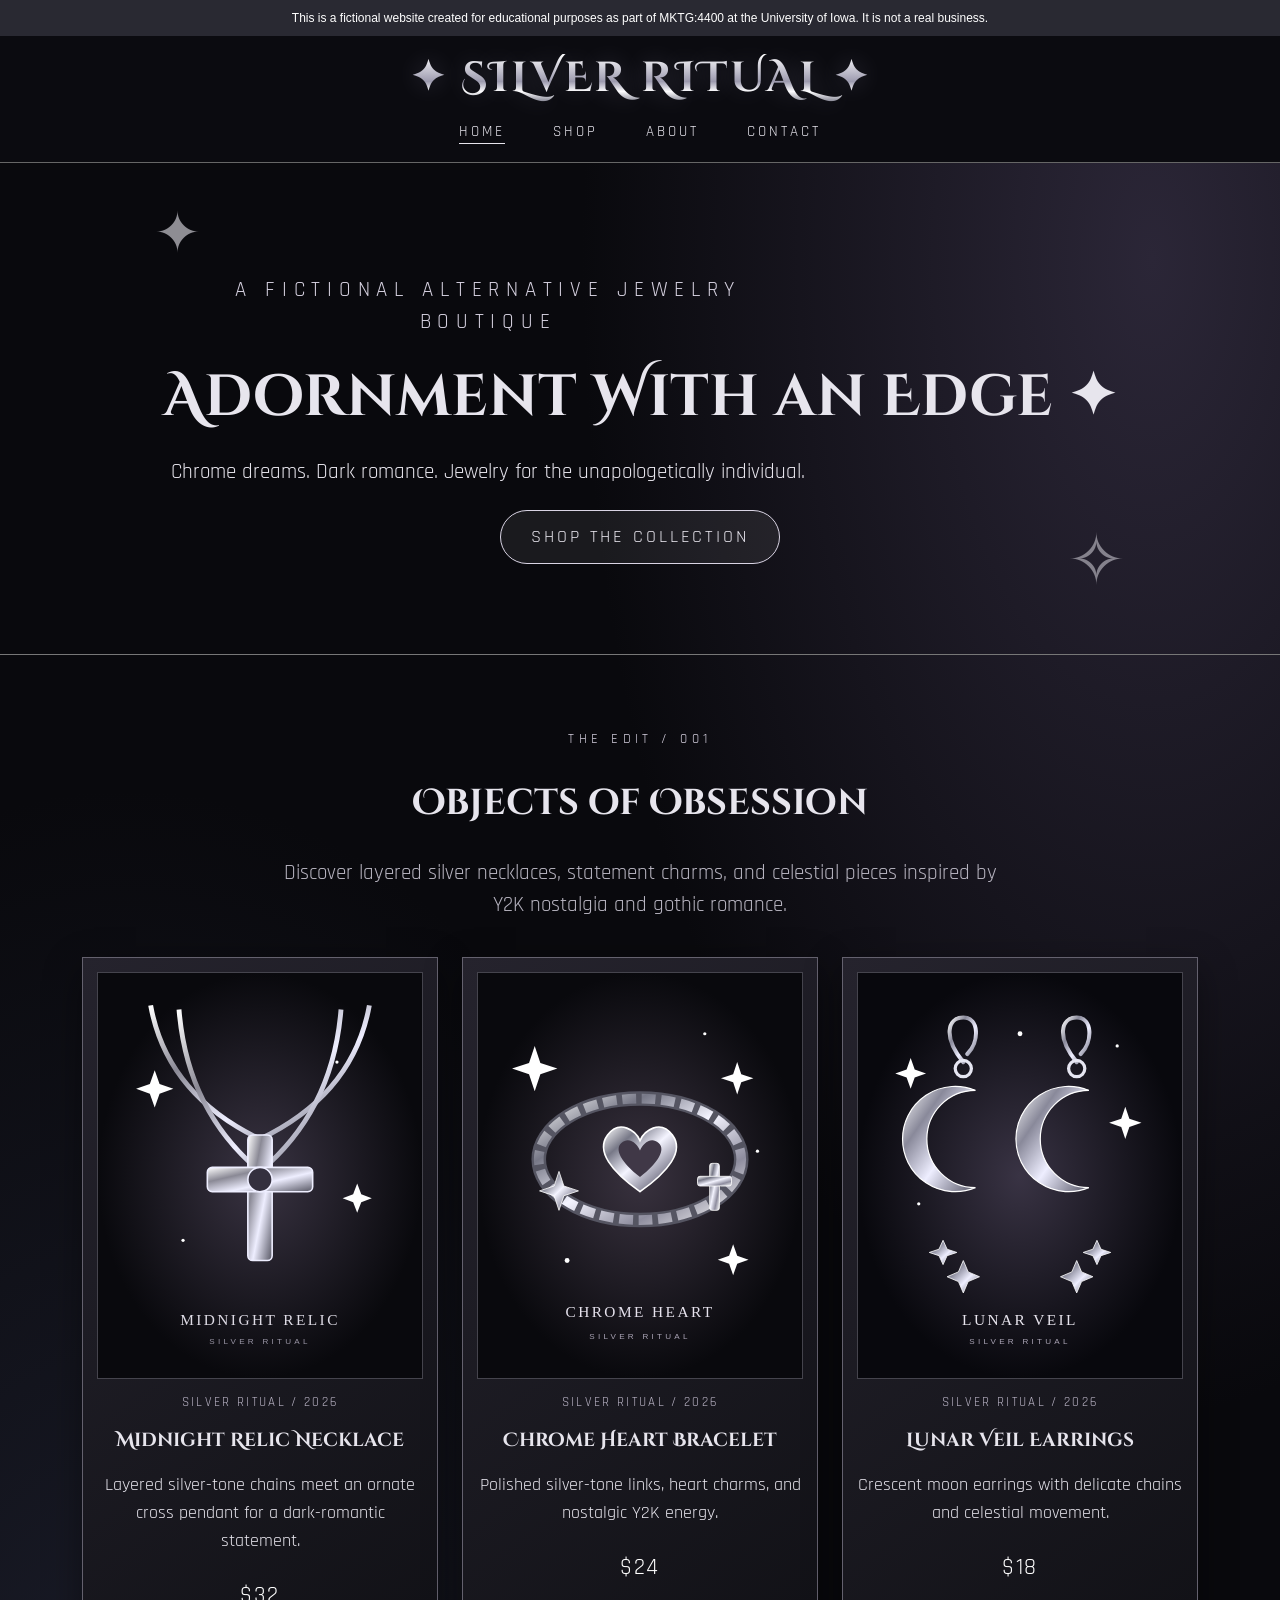
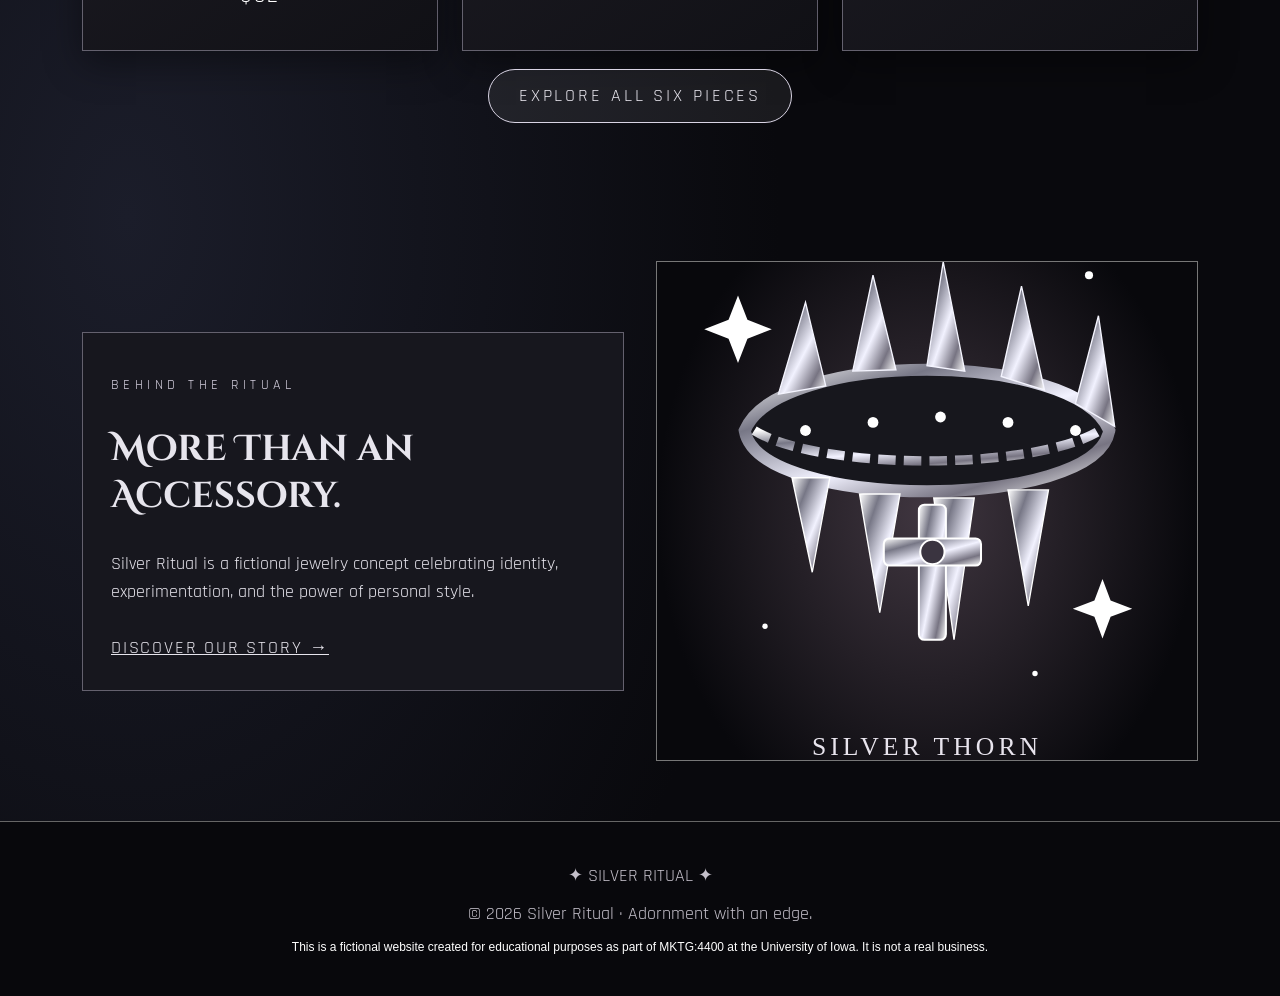
<file: index.html>
<!DOCTYPE html>
<html lang="en">
<head>
  <meta charset="UTF-8">
  <meta name="viewport" content="width=device-width, initial-scale=1">
  <title>Silver Ritual | Alternative Silver Jewelry</title>
  <meta name="description" content="Discover Silver Ritual, a fictional gothic Y2K jewelry boutique featuring silver necklaces, charm bracelets, and statement earrings.">
  <link rel="stylesheet" href="style.css">
</head>
<body>

<div class="notice">This is a fictional website created for educational purposes as part of MKTG:4400 at the University of Iowa. It is not a real business.</div>

<header class="mast">
  <div class="brand">✦ Silver Ritual ✦</div>
  <nav class="nav" aria-label="Main navigation">
    <a href="index.html" aria-current="page">Home</a>
    <a href="shop.html">Shop</a>
    <a href="about.html">About</a>
    <a href="contact.html">Contact</a>
  </nav>
</header>

<main>
  <section class="hero">
    <div>
      <p class="eyebrow">A fictional alternative jewelry boutique</p>
      <h1>Adornment With an Edge ✦</h1>
      <p>Chrome dreams. Dark romance. Jewelry for the unapologetically individual.</p>
      <a class="btn" href="shop.html">Shop the Collection</a>
    </div>
  </section>

  <section class="container center">
    <p class="eyebrow">The Edit / 001</p>
    <h2>Objects of Obsession</h2>
    <p class="lead">Discover layered silver necklaces, statement charms, and celestial pieces inspired by Y2K nostalgia and gothic romance.</p>

    <div class="grid">
      <article class="card">
        <img src="images/midnight-relic.svg" alt="Layered silver-tone necklace with ornate cross pendant">
        <p class="tag">Silver Ritual / 2026</p>
        <h2>Midnight Relic Necklace</h2>
        <p>Layered silver-tone chains meet an ornate cross pendant for a dark-romantic statement.</p>
        <p class="price">$32</p>
      </article>

      <article class="card">
        <img src="images/chrome-heart.svg" alt="Silver charm bracelet with heart and cross charms">
        <p class="tag">Silver Ritual / 2026</p>
        <h2>Chrome Heart Bracelet</h2>
        <p>Polished silver-tone links, heart charms, and nostalgic Y2K energy.</p>
        <p class="price">$24</p>
      </article>

      <article class="card">
        <img src="images/lunar-veil.svg" alt="Silver crescent moon drop earrings with delicate chains">
        <p class="tag">Silver Ritual / 2026</p>
        <h2>Lunar Veil Earrings</h2>
        <p>Crescent moon earrings with delicate chains and celestial movement.</p>
        <p class="price">$18</p>
      </article>
    </div>

    <p><a class="btn" href="shop.html">Explore All Six Pieces</a></p>
  </section>

  <section class="container feature">
    <div class="panel">
      <p class="eyebrow">Behind the Ritual</p>
      <h2>More Than an Accessory.</h2>
      <p>Silver Ritual is a fictional jewelry concept celebrating identity, experimentation, and the power of personal style.</p>
      <a class="link" href="about.html">Discover Our Story →</a>
    </div>
    <img src="images/silver-thorn.svg" alt="Silver-tone gothic choker with dramatic editorial styling">
  </section>
</main>

<footer class="footer">
  <p>✦ SILVER RITUAL ✦</p>
  <p>© 2026 Silver Ritual · Adornment with an edge.</p>
  <p class="footnotice">This is a fictional website created for educational purposes as part of MKTG:4400 at the University of Iowa. It is not a real business.</p>
</footer>

</body>
</html>
</file>
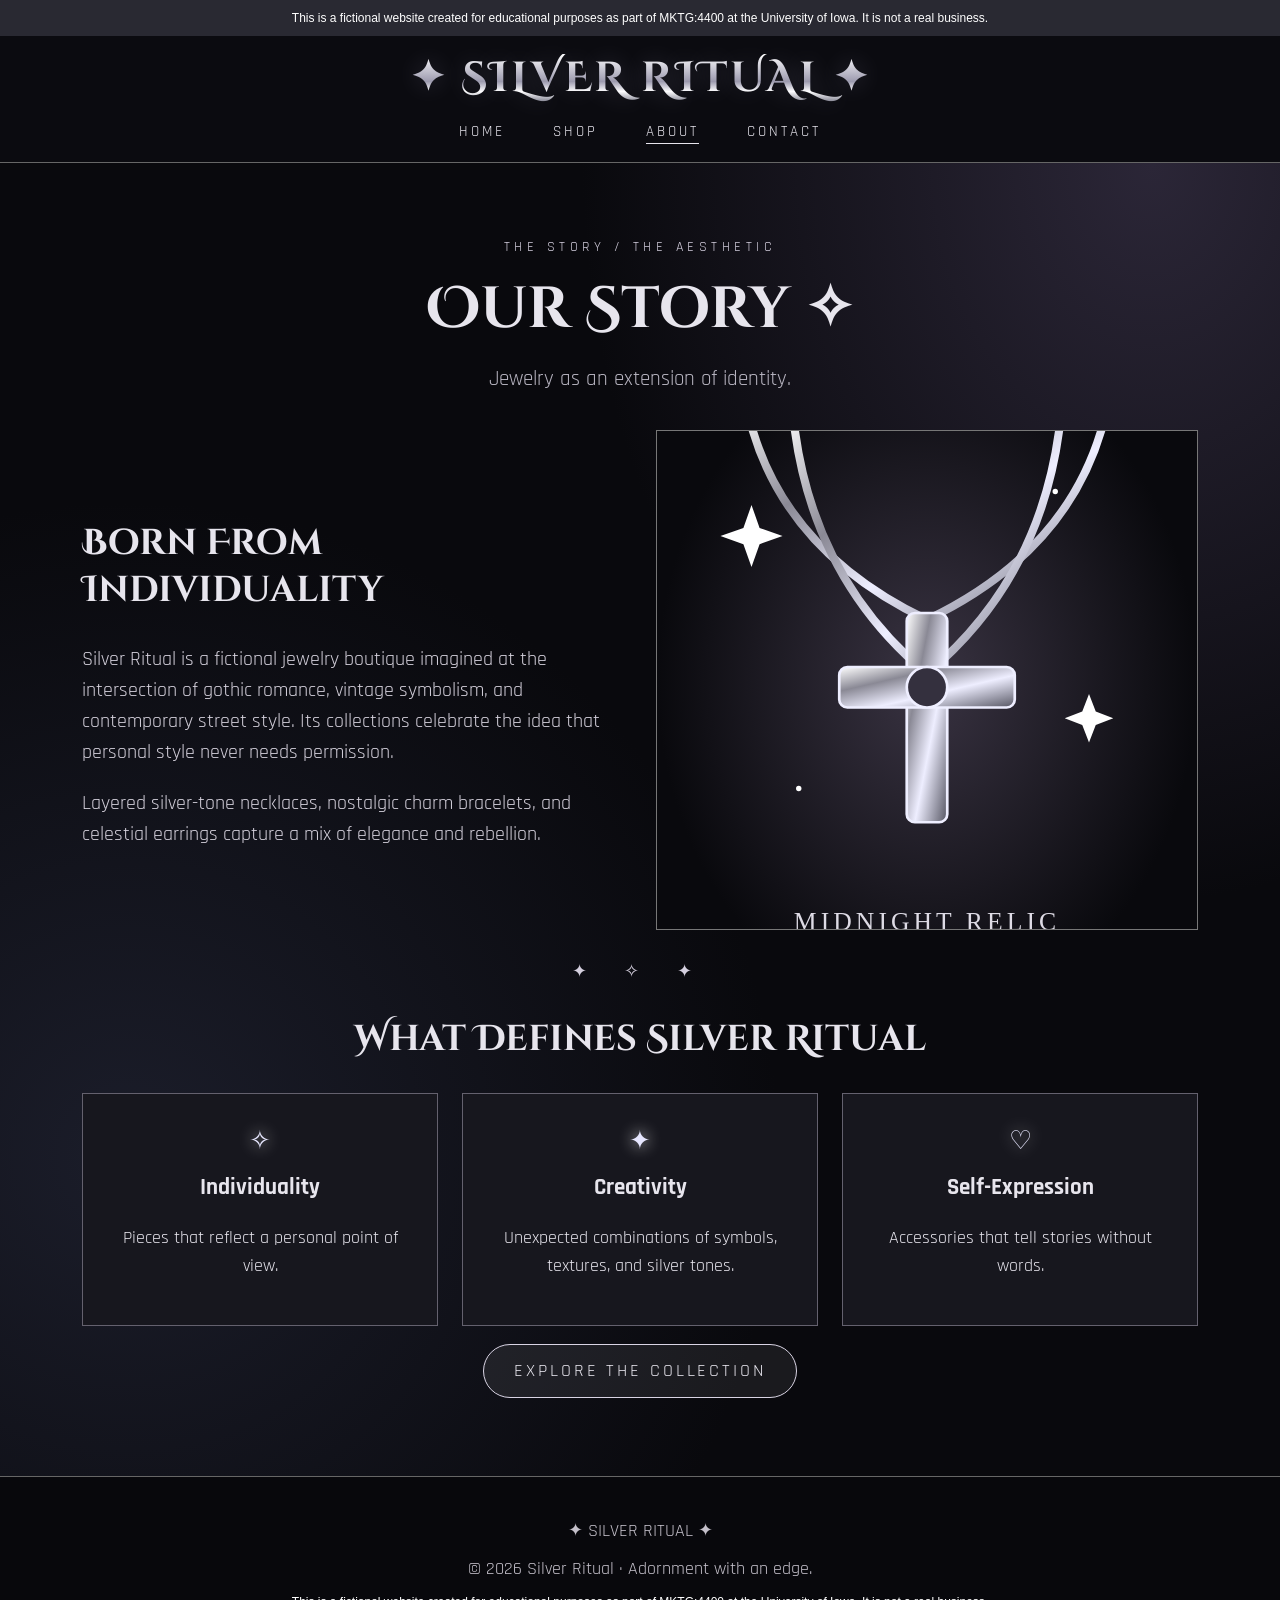
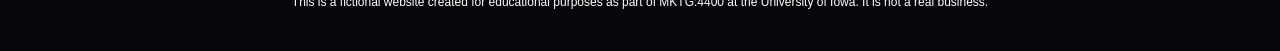
<file: about.html>
<!DOCTYPE html>
<html lang="en">
<head>
  <meta charset="UTF-8">
  <meta name="viewport" content="width=device-width, initial-scale=1">
  <title>Our Story | Silver Ritual Jewelry Boutique</title>
  <meta name="description" content="Meet Silver Ritual, a fictional alternative jewelry boutique inspired by gothic romance, Y2K accessories, and self-expression.">
  <link rel="stylesheet" href="style.css">
</head>
<body>

<div class="notice">This is a fictional website created for educational purposes as part of MKTG:4400 at the University of Iowa. It is not a real business.</div>

<header class="mast">
  <div class="brand">✦ Silver Ritual ✦</div>
  <nav class="nav" aria-label="Main navigation">
    <a href="index.html">Home</a>
    <a href="shop.html">Shop</a>
    <a href="about.html" aria-current="page">About</a>
    <a href="contact.html">Contact</a>
  </nav>
</header>

<main>
  <section class="container center">
    <p class="eyebrow">The Story / The Aesthetic</p>
    <h1>Our Story ✧</h1>
    <p class="lead">Jewelry as an extension of identity.</p>

    <div class="feature">
      <div class="prose" style="text-align:left">
        <h2>Born From Individuality</h2>
        <p>Silver Ritual is a fictional jewelry boutique imagined at the intersection of gothic romance, vintage symbolism, and contemporary street style. Its collections celebrate the idea that personal style never needs permission.</p>
        <p>Layered silver-tone necklaces, nostalgic charm bracelets, and celestial earrings capture a mix of elegance and rebellion.</p>
      </div>

      <img src="images/midnight-relic.svg" alt="Ornate cross necklace in a dark Y2K editorial style">
    </div>

    <div class="ornament">✦ ✧ ✦</div>

    <h2>What Defines Silver Ritual</h2>

    <div class="grid">
      <div class="panel">
        <div class="sparkle">✧</div>
        <h3>Individuality</h3>
        <p>Pieces that reflect a personal point of view.</p>
      </div>

      <div class="panel">
        <div class="sparkle">✦</div>
        <h3>Creativity</h3>
        <p>Unexpected combinations of symbols, textures, and silver tones.</p>
      </div>

      <div class="panel">
        <div class="sparkle">♡</div>
        <h3>Self-Expression</h3>
        <p>Accessories that tell stories without words.</p>
      </div>
    </div>

    <p><a class="btn" href="shop.html">Explore the Collection</a></p>
  </section>
</main>

<footer class="footer">
  <p>✦ SILVER RITUAL ✦</p>
  <p>© 2026 Silver Ritual · Adornment with an edge.</p>
  <p class="footnotice">This is a fictional website created for educational purposes as part of MKTG:4400 at the University of Iowa. It is not a real business.</p>
</footer>

</body>
</html>
</file>
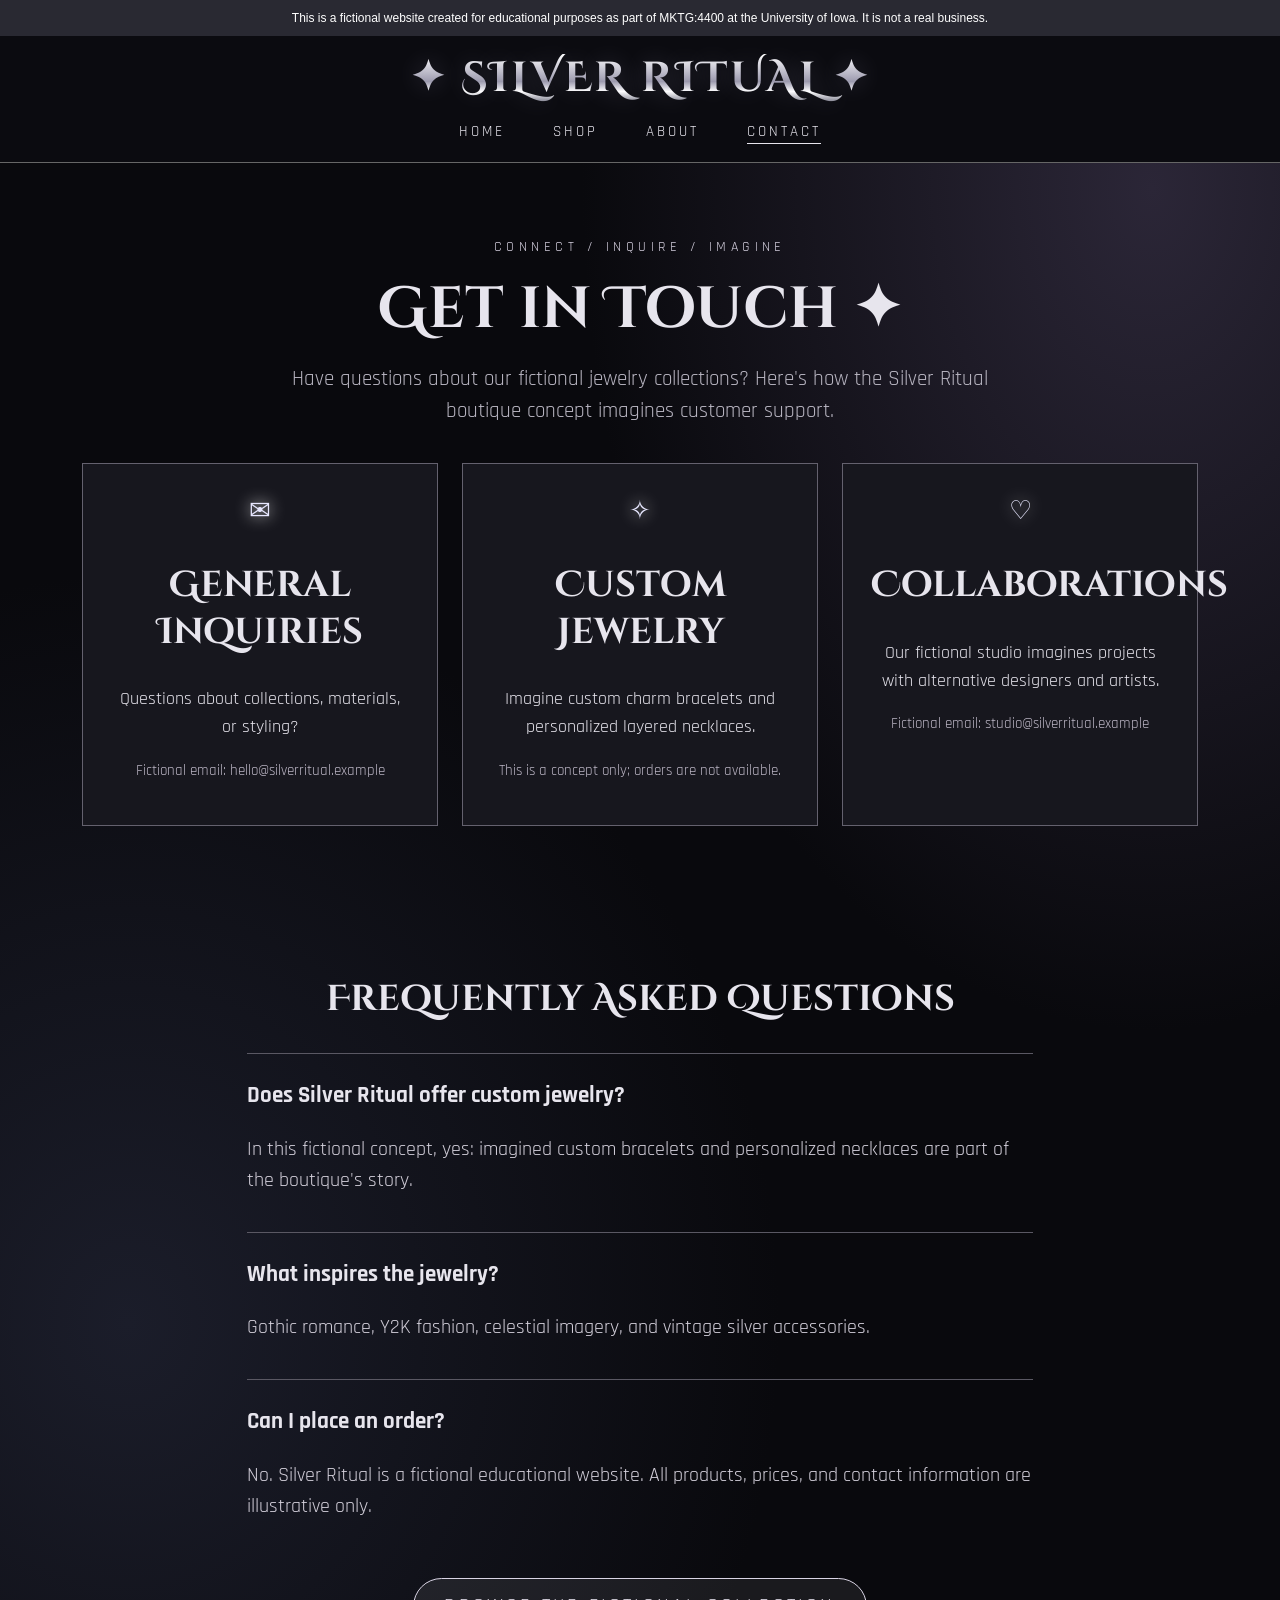
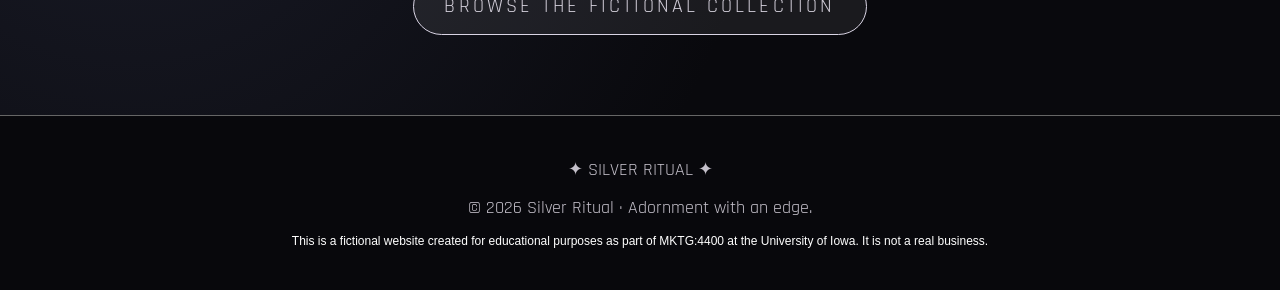
<file: contact.html>
<!DOCTYPE html>
<html lang="en">
<head>
  <meta charset="UTF-8">
  <meta name="viewport" content="width=device-width, initial-scale=1">
  <title>Contact Silver Ritual | Jewelry Questions</title>
  <meta name="description" content="Learn about fictional custom jewelry inquiries, collaborations, and common questions at Silver Ritual.">
  <link rel="stylesheet" href="style.css">
</head>
<body>

<div class="notice">This is a fictional website created for educational purposes as part of MKTG:4400 at the University of Iowa. It is not a real business.</div>

<header class="mast">
  <div class="brand">✦ Silver Ritual ✦</div>
  <nav class="nav" aria-label="Main navigation">
    <a href="index.html">Home</a>
    <a href="shop.html">Shop</a>
    <a href="about.html">About</a>
    <a href="contact.html" aria-current="page">Contact</a>
  </nav>
</header>

<main>
  <section class="container center">
    <p class="eyebrow">Connect / Inquire / Imagine</p>
    <h1>Get in Touch ✦</h1>
    <p class="lead">Have questions about our fictional jewelry collections? Here's how the Silver Ritual boutique concept imagines customer support.</p>

    <div class="grid">
      <div class="panel">
        <div class="sparkle">✉</div>
        <h2>General Inquiries</h2>
        <p>Questions about collections, materials, or styling?</p>
        <p class="fine">Fictional email: hello@silverritual.example</p>
      </div>

      <div class="panel">
        <div class="sparkle">✧</div>
        <h2>Custom Jewelry</h2>
        <p>Imagine custom charm bracelets and personalized layered necklaces.</p>
        <p class="fine">This is a concept only; orders are not available.</p>
      </div>

      <div class="panel">
        <div class="sparkle">♡</div>
        <h2>Collaborations</h2>
        <p>Our fictional studio imagines projects with alternative designers and artists.</p>
        <p class="fine">Fictional email: studio@silverritual.example</p>
      </div>
    </div>
  </section>

  <section class="container prose">
    <h2 class="center">Frequently Asked Questions</h2>

    <div class="faq">
      <h3>Does Silver Ritual offer custom jewelry?</h3>
      <p>In this fictional concept, yes: imagined custom bracelets and personalized necklaces are part of the boutique's story.</p>
    </div>

    <div class="faq">
      <h3>What inspires the jewelry?</h3>
      <p>Gothic romance, Y2K fashion, celestial imagery, and vintage silver accessories.</p>
    </div>

    <div class="faq">
      <h3>Can I place an order?</h3>
      <p>No. Silver Ritual is a fictional educational website. All products, prices, and contact information are illustrative only.</p>
    </div>

    <p class="center">
      <a class="btn" href="shop.html">Browse the Fictional Collection</a>
    </p>
  </section>
</main>

<footer class="footer">
  <p>✦ SILVER RITUAL ✦</p>
  <p>© 2026 Silver Ritual · Adornment with an edge.</p>
  <p class="footnotice">This is a fictional website created for educational purposes as part of MKTG:4400 at the University of Iowa. It is not a real business.</p>
</footer>

</body>
</html>
</file>
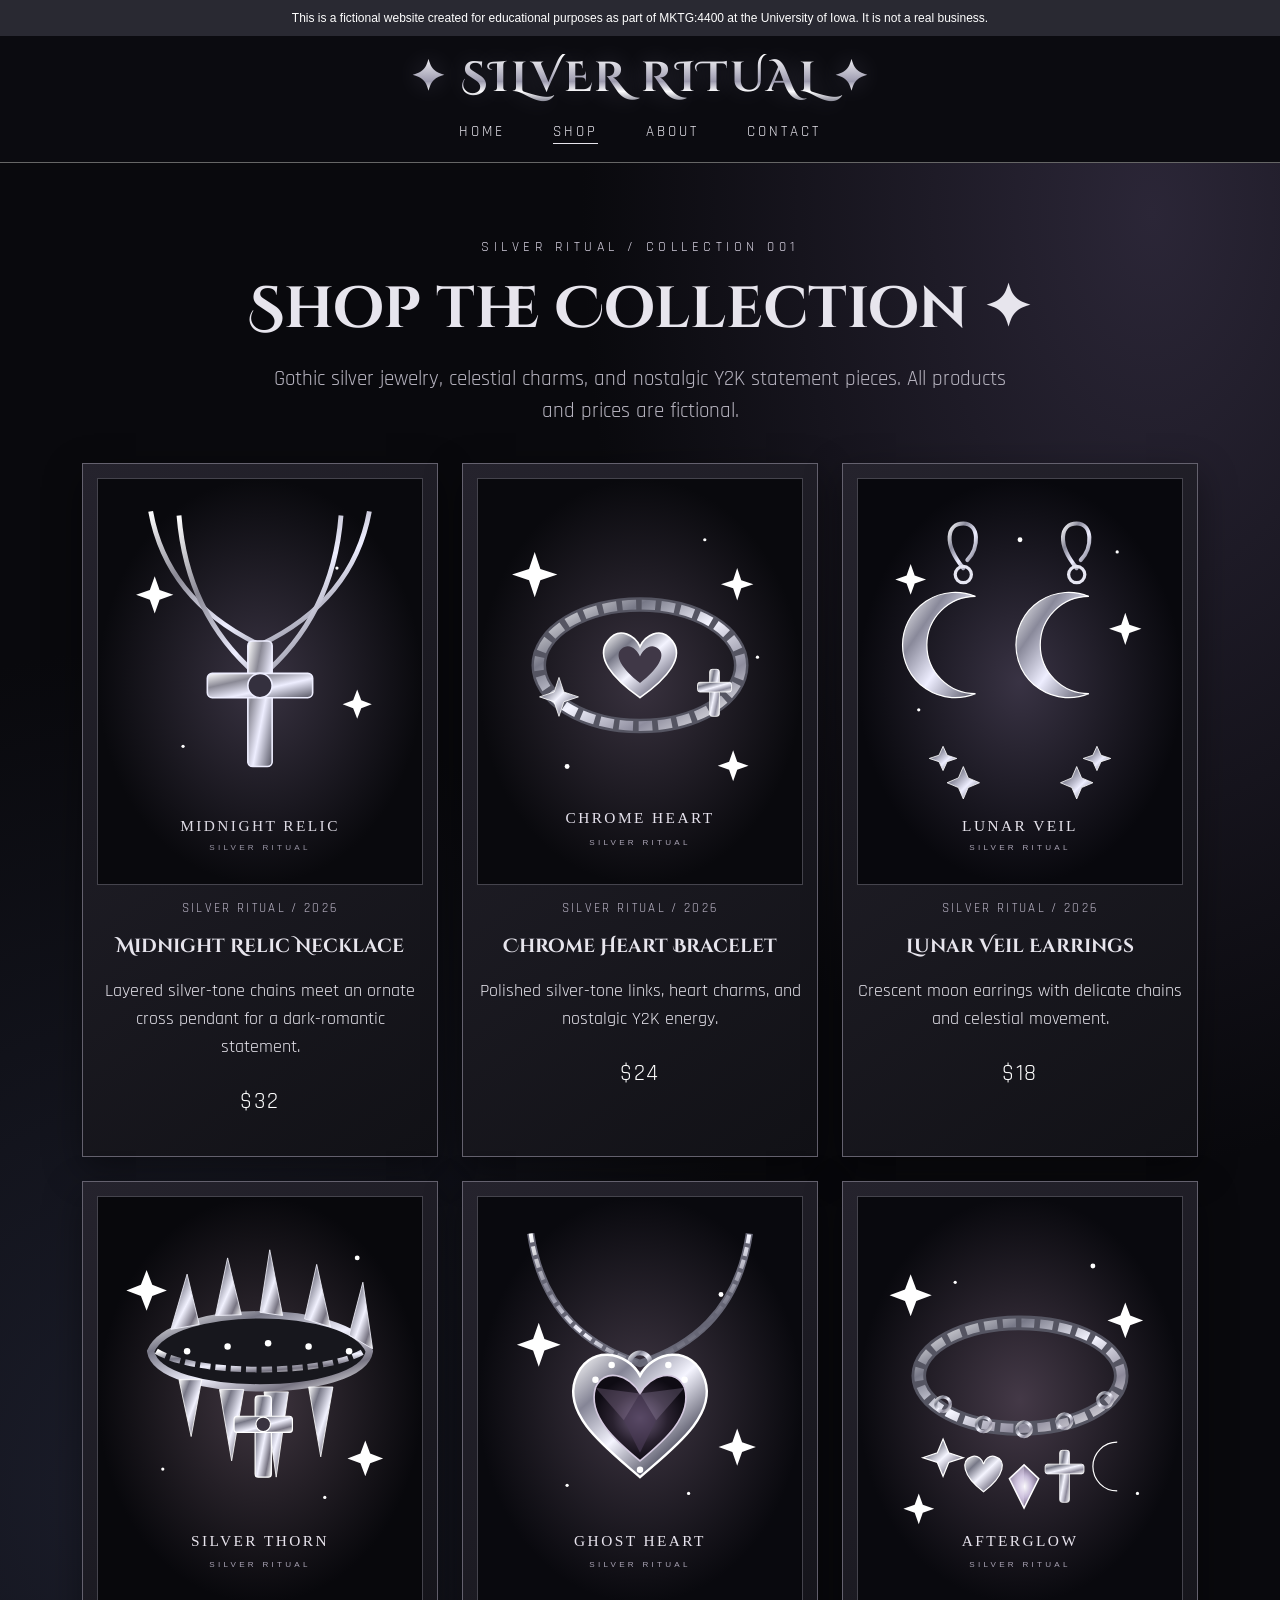
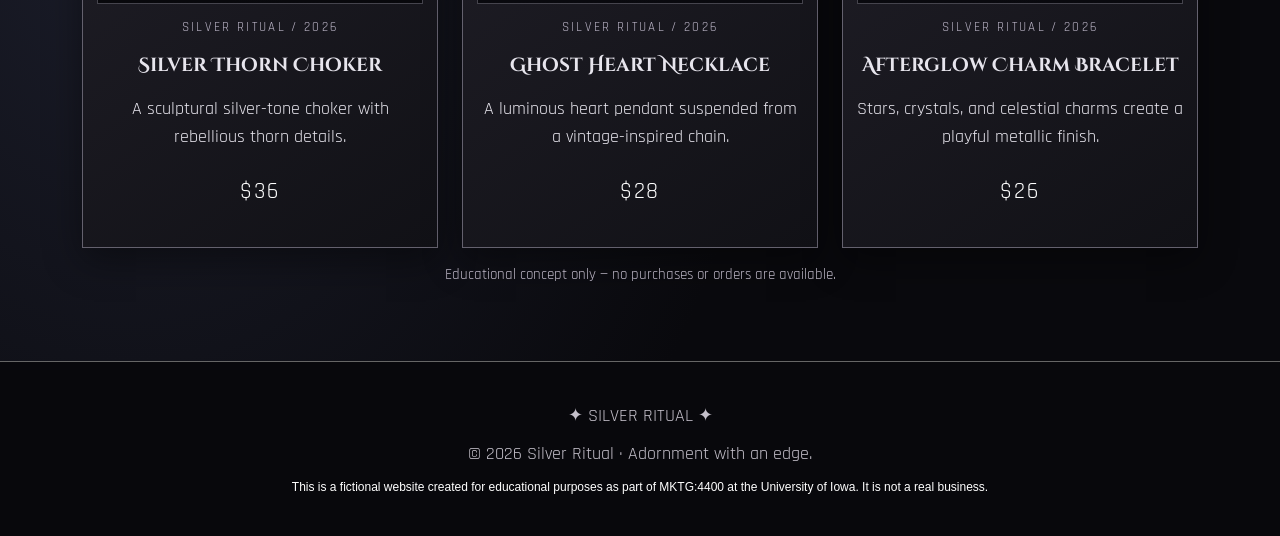
<file: shop.html>
<!DOCTYPE html>
<html lang="en">
<head>
  <meta charset="UTF-8">
  <meta name="viewport" content="width=device-width, initial-scale=1">
  <title>Shop Gothic Silver Jewelry | Silver Ritual</title>
  <meta name="description" content="Explore fictional Y2K silver necklaces, gothic charm bracelets, chokers, and celestial earrings at Silver Ritual.">
  <link rel="stylesheet" href="style.css">
</head>
<body>

<div class="notice">This is a fictional website created for educational purposes as part of MKTG:4400 at the University of Iowa. It is not a real business.</div>

<header class="mast">
  <div class="brand">✦ Silver Ritual ✦</div>
  <nav class="nav" aria-label="Main navigation">
    <a href="index.html">Home</a>
    <a href="shop.html" aria-current="page">Shop</a>
    <a href="about.html">About</a>
    <a href="contact.html">Contact</a>
  </nav>
</header>

<main>
  <section class="container center">
    <p class="eyebrow">Silver Ritual / Collection 001</p>
    <h1>Shop the Collection ✦</h1>
    <p class="lead">Gothic silver jewelry, celestial charms, and nostalgic Y2K statement pieces. All products and prices are fictional.</p>

    <div class="grid">

      <article class="card">
        <img src="images/midnight-relic.svg" alt="Layered silver-tone necklace with ornate cross pendant">
        <p class="tag">Silver Ritual / 2026</p>
        <h2>Midnight Relic Necklace</h2>
        <p>Layered silver-tone chains meet an ornate cross pendant for a dark-romantic statement.</p>
        <p class="price">$32</p>
      </article>

      <article class="card">
        <img src="images/chrome-heart.svg" alt="Silver charm bracelet with heart and cross charms">
        <p class="tag">Silver Ritual / 2026</p>
        <h2>Chrome Heart Bracelet</h2>
        <p>Polished silver-tone links, heart charms, and nostalgic Y2K energy.</p>
        <p class="price">$24</p>
      </article>

      <article class="card">
        <img src="images/lunar-veil.svg" alt="Silver crescent moon drop earrings with delicate chains">
        <p class="tag">Silver Ritual / 2026</p>
        <h2>Lunar Veil Earrings</h2>
        <p>Crescent moon earrings with delicate chains and celestial movement.</p>
        <p class="price">$18</p>
      </article>

      <article class="card">
        <img src="images/silver-thorn.svg" alt="Silver-tone statement choker with thorn-inspired details">
        <p class="tag">Silver Ritual / 2026</p>
        <h2>Silver Thorn Choker</h2>
        <p>A sculptural silver-tone choker with rebellious thorn details.</p>
        <p class="price">$36</p>
      </article>

      <article class="card">
        <img src="images/ghost-heart.svg" alt="Silver heart pendant necklace on a vintage-inspired chain">
        <p class="tag">Silver Ritual / 2026</p>
        <h2>Ghost Heart Necklace</h2>
        <p>A luminous heart pendant suspended from a vintage-inspired chain.</p>
        <p class="price">$28</p>
      </article>

      <article class="card">
        <img src="images/afterglow.svg" alt="Silver charm bracelet with stars crystals and celestial motifs">
        <p class="tag">Silver Ritual / 2026</p>
        <h2>Afterglow Charm Bracelet</h2>
        <p>Stars, crystals, and celestial charms create a playful metallic finish.</p>
        <p class="price">$26</p>
      </article>

    </div>

    <p class="fine">Educational concept only — no purchases or orders are available.</p>
  </section>
</main>

<footer class="footer">
  <p>✦ SILVER RITUAL ✦</p>
  <p>© 2026 Silver Ritual · Adornment with an edge.</p>
  <p class="footnotice">This is a fictional website created for educational purposes as part of MKTG:4400 at the University of Iowa. It is not a real business.</p>
</footer>

</body>
</html>
</file>
<file: style.css>
@import url('https://fonts.googleapis.com/css2?family=Cinzel+Decorative:wght@400;700&family=Rajdhani:wght@400;500;600;700&display=swap');

:root {
  --bg: #09090d;
  --panel: #16161c;
  --silver: #e7e5ed;
  --muted: #b7b4c0;
  --line: #777581;
}

* {
  box-sizing: border-box;
}

html {
  scroll-behavior: smooth;
}

body {
  margin: 0;
  color: var(--silver);
  background:
    radial-gradient(ellipse at 90% 10%, #2b2637, transparent 35%),
    radial-gradient(ellipse at 10% 70%, #1b1d2a, transparent 40%),
    var(--bg);
  font: 18px/1.55 'Rajdhani', Arial, sans-serif;
}

a {
  color: inherit;
}

a:focus-visible {
  outline: 2px solid white;
  outline-offset: 4px;
}

/* Fictional business notice */

.notice {
  padding: 9px 16px;
  text-align: center;
  background: #292932;
  color: white;
  font: 12px/1.5 Arial, sans-serif;
}

/* Header and navigation */

.mast {
  border-bottom: 1px solid #666;
  padding: 18px 5%;
  background: #0b0b10;
}

.brand {
  font: 700 clamp(22px, 3.5vw, 42px)/1.2 'Cinzel Decorative', Georgia, serif;
  letter-spacing: .06em;
  text-align: center;
  text-transform: uppercase;
  background: linear-gradient(180deg, #fff, #9a98ab 55%, #fff 75%, #686879);
  color: transparent;
  background-clip: text;
  -webkit-background-clip: text;
  text-shadow: 0 0 26px #ddd5ff33;
}

.nav {
  display: flex;
  justify-content: center;
  flex-wrap: wrap;
  gap: clamp(14px, 4vw, 48px);
  margin-top: 16px;
}

.nav a {
  font-size: 15px;
  letter-spacing: .2em;
  text-decoration: none;
  text-transform: uppercase;
}

.nav a:hover,
.nav a[aria-current="page"] {
  text-decoration: underline;
  text-underline-offset: 7px;
}

/* Typography */

h1, h2 {
  font-family: 'Cinzel Decorative', Georgia, serif;
  line-height: 1.3;
}

h1 {
  font-size: clamp(32px, 5vw, 58px);
  margin: 12px 0;
}

h2 {
  font-size: clamp(23px, 3vw, 36px);
}

h3 {
  font-size: 23px;
  margin: 8px 0;
}

.eyebrow {
  text-transform: uppercase;
  letter-spacing: .32em;
  color: #d5d0df;
  font-size: 14px;
}

.sparkle {
  color: #e7e7ff;
  text-shadow: 0 0 16px white;
  font-size: 26px;
}

/* Homepage hero */

.hero {
  min-height: 420px;
  display: grid;
  place-items: center;
  text-align: center;
  padding: 90px 22px;
  position: relative;
  overflow: hidden;
  border-bottom: 1px solid #777;
}

.hero::before {
  content: '✦';
  position: absolute;
  top: 30px;
  left: 12%;
  font-size: 56px;
  opacity: .6;
}

.hero::after {
  content: '✧';
  position: absolute;
  right: 12%;
  bottom: 35px;
  font-size: 70px;
  opacity: .5;
}

.hero p {
  max-width: 650px;
  font-size: 21px;
}

/* Buttons */

.btn {
  display: inline-block;
  border: 1px solid #d9d4e4;
  border-radius: 999px;
  padding: 12px 30px;
  text-decoration: none;
  text-transform: uppercase;
  letter-spacing: .16em;
  background: #ffffff12;
  transition: background .2s, transform .2s;
}

.btn:hover {
  background: #ffffff30;
  transform: translateY(-2px);
}

/* Page sections */

.container {
  max-width: 1160px;
  margin: auto;
  padding: 60px 22px;
}

.center {
  text-align: center;
}

.lead {
  max-width: 740px;
  margin: 15px auto 35px;
  color: var(--muted);
  font-size: 21px;
}

/* Product gallery */

.grid {
  display: grid;
  grid-template-columns: repeat(3, minmax(0, 1fr));
  gap: 24px;
}

.card {
  background: linear-gradient(145deg, #25232d, #111116);
  border: 1px solid #64616e;
  padding: 14px;
  box-shadow: 0 12px 35px #0006;
  transition: transform .2s, border-color .2s;
}

.card:hover {
  transform: translateY(-5px);
  border-color: #ddd9e9;
}

.card img {
  display: block;
  width: 100%;
  aspect-ratio: 4 / 5;
  object-fit: cover;
  background: #25242c;
  border: 1px solid #45444d;
}

.card h2,
.card h3 {
  font-family: 'Cinzel Decorative', Georgia, serif;
  font-size: 19px;
}

.price {
  font-size: 23px;
  letter-spacing: .08em;
  color: white;
}

.tag {
  letter-spacing: .18em;
  text-transform: uppercase;
  font-size: 13px;
  color: #bcb6c8;
}

/* About and contact sections */

.panel {
  background: #17171e;
  border: 1px solid #64616e;
  padding: 28px;
}

.feature {
  display: grid;
  grid-template-columns: 1fr 1fr;
  gap: 32px;
  align-items: center;
}

.feature img {
  width: 100%;
  max-height: 500px;
  object-fit: cover;
  border: 1px solid #777;
}

.prose {
  max-width: 830px;
  margin: 0 auto;
}

.prose p {
  font-size: 20px;
  color: #d2ced9;
}

.link {
  display: inline-block;
  margin-top: 10px;
  text-transform: uppercase;
  letter-spacing: .1em;
}

.faq {
  border-top: 1px solid #5a5863;
  padding: 16px 0;
}

.faq h3 {
  margin-bottom: 0;
}

.fine {
  font-size: 15px;
  color: #bbb5c4;
}

.ornament {
  text-align: center;
  letter-spacing: .9em;
  color: #d5d0df;
  margin: 28px auto;
}

/* Footer */

.footer {
  text-align: center;
  border-top: 1px solid #666;
  background: #08080c;
  padding: 30px 18px;
  color: #c4c0ca;
}

.footer p {
  margin: 10px auto;
  max-width: 850px;
}

.footnotice {
  font: 12px/1.5 Arial, sans-serif;
  color: white;
}

/* Mobile responsiveness */

@media (max-width: 800px) {
  .grid {
    grid-template-columns: repeat(2, minmax(0, 1fr));
  }

  .feature {
    grid-template-columns: 1fr;
  }
}

@media (max-width: 520px) {
  .grid {
    grid-template-columns: 1fr;
  }

  .nav {
    gap: 14px;
  }

  .nav a {
    font-size: 13px;
  }

  .container {
    padding: 42px 16px;
  }

  .hero {
    min-height: 350px;
    padding: 60px 16px;
  }

  .panel {
    padding: 20px;
  }

  .brand {
    letter-spacing: 0;
  }
}
</file>
